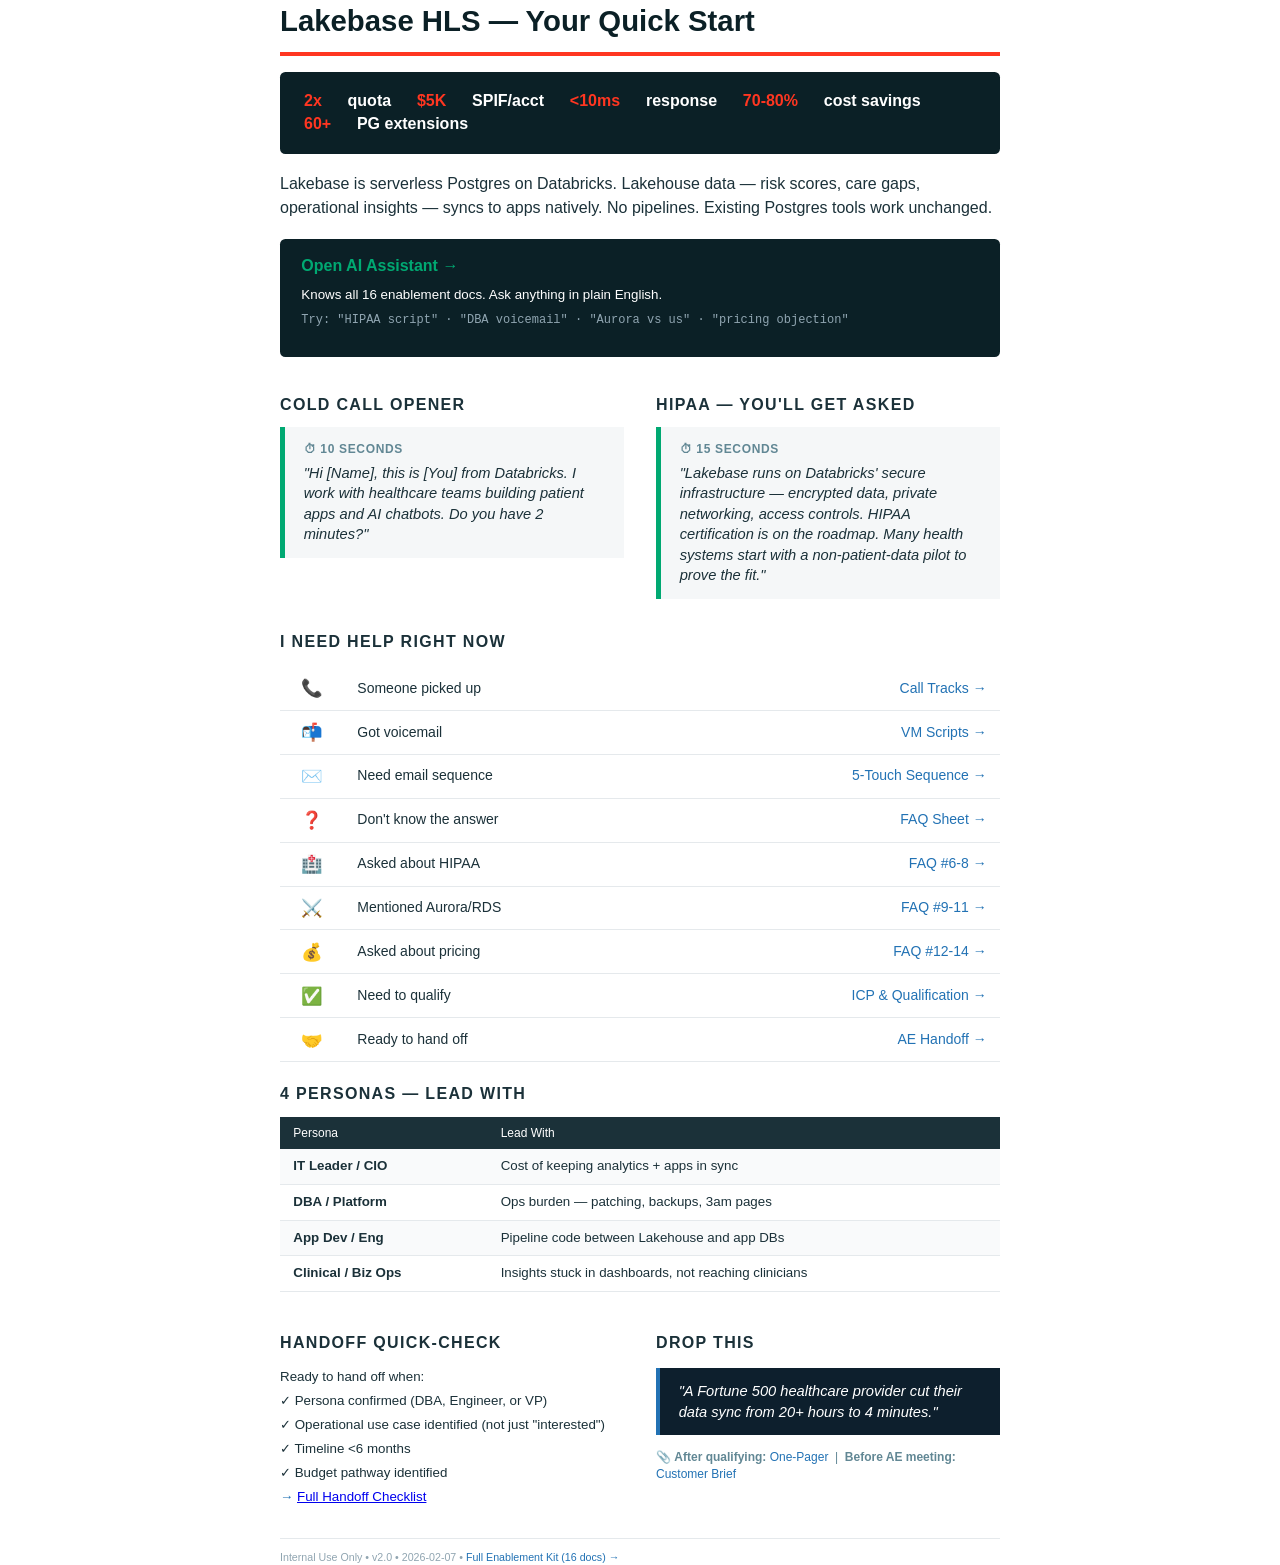
<file: enablement-card-render/output/lakebase-hls-bdr-quick-start.html>
<!DOCTYPE html>
<html>
<head>
  <meta charset="utf-8">
  <title>Lakebase HLS — Your Quick Start</title>
  <style>
    @page { size: letter; margin: 0.5in; }
    @media print { * { -webkit-print-color-adjust: exact; } }

    body {
      font-family: -apple-system, BlinkMacSystemFont, 'Segoe UI', sans-serif;
      font-size: 11pt;
      line-height: 1.4;
      color: #1B3139;
      margin: 0;
      padding: 0;
      background: #FFFFFF;
    }

    .page { width: 7.5in; margin: 0 auto; padding: 0; }

    /* Title */
    h1 {
      font-size: 22pt;
      color: #0B2026;
      margin: 0 0 12pt 0;
      padding-bottom: 8pt;
      border-bottom: 3pt solid #FF3621;
    }

    /* Stat Bar */
    .stat-bar {
      background: #0B2026;
      color: #FFFFFF;
      padding: 14pt 18pt;
      font-size: 12pt;
      font-weight: bold;
      border-radius: 4pt;
      margin-bottom: 14pt;
    }
    .stat-bar span { margin-right: 16pt; }
    .stat-bar .accent { color: #FF3621; }

    /* Section Header */
    h2 {
      font-size: 12pt;
      color: #1B3139;
      margin: 16pt 0 8pt 0;
      text-transform: uppercase;
      letter-spacing: 1pt;
      font-weight: 600;
    }

    /* Elevator Pitch */
    .pitch {
      font-size: 12pt;
      color: #1B3139;
      margin: 0 0 14pt 0;
      line-height: 1.5;
    }

    /* Read-Do Script Box */
    .script-box {
      background: #F5F7F8;
      border-left: 4pt solid #00A972;
      padding: 10pt 14pt;
      margin: 8pt 0;
    }
    .script-box .timing {
      font-size: 9pt;
      color: #618794;
      font-weight: 600;
      text-transform: uppercase;
      letter-spacing: 0.5pt;
    }
    .script-box .script {
      font-size: 11pt;
      font-style: italic;
      margin-top: 4pt;
      color: #1B3139;
    }

    /* AI Assistant Card */
    .ai-card {
      background: #0B2026;
      color: #FFFFFF;
      padding: 12pt 16pt;
      border-radius: 4pt;
      margin: 12pt 0;
    }
    .ai-card h3 {
      margin: 0 0 6pt 0;
      font-size: 12pt;
      font-weight: 600;
    }
    .ai-card a {
      color: #00A972;
      text-decoration: none;
      font-weight: 600;
    }
    .ai-card .examples {
      font-size: 9pt;
      color: #90A5B1;
      font-family: 'SF Mono', Menlo, Monaco, monospace;
      margin-top: 6pt;
    }

    /* Situation Router Grid */
    .router-table {
      width: 100%;
      border-collapse: collapse;
      margin: 10pt 0 14pt 0;
    }
    .router-table td {
      padding: 7pt 10pt;
      border-bottom: 1pt solid #E5E9EC;
      vertical-align: middle;
      font-size: 10.5pt;
    }
    .router-table .icon { width: 28pt; text-align: center; font-size: 13pt; }
    .router-table .situation { color: #1B3139; }
    .router-table .link { text-align: right; }
    .router-table a {
      color: #2272B4;
      text-decoration: none;
      font-weight: 500;
    }

    /* Persona Table */
    .persona-table {
      width: 100%;
      border-collapse: collapse;
      margin: 8pt 0 14pt 0;
      font-size: 10pt;
    }
    .persona-table th {
      background: #1B3139;
      color: #FFFFFF;
      text-align: left;
      padding: 6pt 10pt;
      font-weight: 500;
      font-size: 9pt;
    }
    .persona-table td {
      padding: 6pt 10pt;
      border-bottom: 1pt solid #E5E9EC;
      vertical-align: top;
    }
    .persona-table tr:nth-child(even) td { background: #F9FAFB; }

    /* Handoff Checklist */
    .handoff-section {
      margin: 10pt 0;
    }
    .handoff-section p {
      margin: 4pt 0;
      font-size: 10pt;
    }
    .handoff-link {
      font-size: 9pt;
      color: #2272B4;
    }

    /* Proof Drop */
    .proof-drop {
      background: #0D1F2D;
      border-left: 3pt solid #2272B4;
      padding: 10pt 14pt;
      margin: 10pt 0;
      color: #FFFFFF;
      font-style: italic;
      font-size: 11pt;
    }

    /* Collateral Links */
    .collateral {
      font-size: 9pt;
      color: #618794;
      margin: 10pt 0;
    }
    .collateral a {
      color: #2272B4;
      text-decoration: none;
    }

    /* Footer */
    .footer {
      font-size: 8pt;
      color: #90A5B1;
      border-top: 1pt solid #E5E9EC;
      padding-top: 8pt;
      margin-top: 14pt;
    }
    .footer a { color: #2272B4; text-decoration: none; }

    /* Two Column Layout */
    .two-col {
      display: table;
      width: 100%;
      margin: 8pt 0;
    }
    .two-col .col {
      display: table-cell;
      width: 50%;
      vertical-align: top;
      padding-right: 12pt;
    }
    .two-col .col:last-child { padding-right: 0; padding-left: 12pt; }
  </style>
</head>
<body>
<div class="page">

  <h1>Lakebase HLS — Your Quick Start</h1>

  <div class="stat-bar">
    <span><span class="accent">2x</span> quota</span>
    <span><span class="accent">$5K</span> SPIF/acct</span>
    <span><span class="accent"><10ms</span> response</span>
    <span><span class="accent">70-80%</span> cost savings</span>
    <span><span class="accent">60+</span> PG extensions</span>
  </div>

  <p class="pitch">Lakebase is serverless Postgres on Databricks. Lakehouse data — risk scores, care gaps, operational insights — syncs to apps natively. No pipelines. Existing Postgres tools work unchanged.</p>

  <div class="ai-card">
    <h3><a href="#">Open AI Assistant →</a></h3>
    <p style="margin:0;font-size:10pt;">Knows all 16 enablement docs. Ask anything in plain English.</p>
    <p class="examples">Try: "HIPAA script" · "DBA voicemail" · "Aurora vs us" · "pricing objection"</p>
  </div>

  <div class="two-col">
    <div class="col">
      <h2>Cold Call Opener</h2>
      <div class="script-box">
        <div class="timing">⏱ 10 seconds</div>
        <div class="script">"Hi [Name], this is [You] from Databricks. I work with healthcare teams building patient apps and AI chatbots. Do you have 2 minutes?"</div>
      </div>
    </div>
    <div class="col">
      <h2>HIPAA — You'll Get Asked</h2>
      <div class="script-box">
        <div class="timing">⏱ 15 seconds</div>
        <div class="script">"Lakebase runs on Databricks' secure infrastructure — encrypted data, private networking, access controls. HIPAA certification is on the roadmap. Many health systems start with a non-patient-data pilot to prove the fit."</div>
      </div>
    </div>
  </div>

  <h2>I Need Help Right Now</h2>
  <table class="router-table">
    <tr>
      <td class="icon">📞</td>
      <td class="situation">Someone picked up</td>
      <td class="link"><a href="#">Call Tracks →</a></td>
    </tr>
    <tr>
      <td class="icon">📬</td>
      <td class="situation">Got voicemail</td>
      <td class="link"><a href="#">VM Scripts →</a></td>
    </tr>
    <tr>
      <td class="icon">✉️</td>
      <td class="situation">Need email sequence</td>
      <td class="link"><a href="#">5-Touch Sequence →</a></td>
    </tr>
    <tr>
      <td class="icon">❓</td>
      <td class="situation">Don't know the answer</td>
      <td class="link"><a href="#">FAQ Sheet →</a></td>
    </tr>
    <tr>
      <td class="icon">🏥</td>
      <td class="situation">Asked about HIPAA</td>
      <td class="link"><a href="#">FAQ #6-8 →</a></td>
    </tr>
    <tr>
      <td class="icon">⚔️</td>
      <td class="situation">Mentioned Aurora/RDS</td>
      <td class="link"><a href="#">FAQ #9-11 →</a></td>
    </tr>
    <tr>
      <td class="icon">💰</td>
      <td class="situation">Asked about pricing</td>
      <td class="link"><a href="#">FAQ #12-14 →</a></td>
    </tr>
    <tr>
      <td class="icon">✅</td>
      <td class="situation">Need to qualify</td>
      <td class="link"><a href="#">ICP & Qualification →</a></td>
    </tr>
    <tr>
      <td class="icon">🤝</td>
      <td class="situation">Ready to hand off</td>
      <td class="link"><a href="#">AE Handoff →</a></td>
    </tr>
  </table>

  <h2>4 Personas — Lead With</h2>
  <table class="persona-table">
    <tr>
      <th>Persona</th>
      <th>Lead With</th>
    </tr>
    <tr>
      <td><strong>IT Leader / CIO</strong></td>
      <td>Cost of keeping analytics + apps in sync</td>
    </tr>
    <tr>
      <td><strong>DBA / Platform</strong></td>
      <td>Ops burden — patching, backups, 3am pages</td>
    </tr>
    <tr>
      <td><strong>App Dev / Eng</strong></td>
      <td>Pipeline code between Lakehouse and app DBs</td>
    </tr>
    <tr>
      <td><strong>Clinical / Biz Ops</strong></td>
      <td>Insights stuck in dashboards, not reaching clinicians</td>
    </tr>
  </table>

  <div class="two-col">
    <div class="col">
      <h2>Handoff Quick-Check</h2>
      <div class="handoff-section">
        <p>Ready to hand off when:</p>
        <p>✓ Persona confirmed (DBA, Engineer, or VP)</p>
        <p>✓ Operational use case identified (not just "interested")</p>
        <p>✓ Timeline <6 months</p>
        <p>✓ Budget pathway identified</p>
        <p class="handoff-link">→ <a href="#">Full Handoff Checklist</a></p>
      </div>
    </div>
    <div class="col">
      <h2>Drop This</h2>
      <div class="proof-drop">
        "A Fortune 500 healthcare provider cut their data sync from 20+ hours to 4 minutes."
      </div>
      <div class="collateral">
        📎 <strong>After qualifying:</strong> <a href="#">One-Pager</a> &nbsp;|&nbsp;
        <strong>Before AE meeting:</strong> <a href="#">Customer Brief</a>
      </div>
    </div>
  </div>

  <div class="footer">
    Internal Use Only • v2.0 • 2026-02-07 • <a href="#">Full Enablement Kit (16 docs) →</a>
  </div>

</div>
</body>
</html>
</file>
